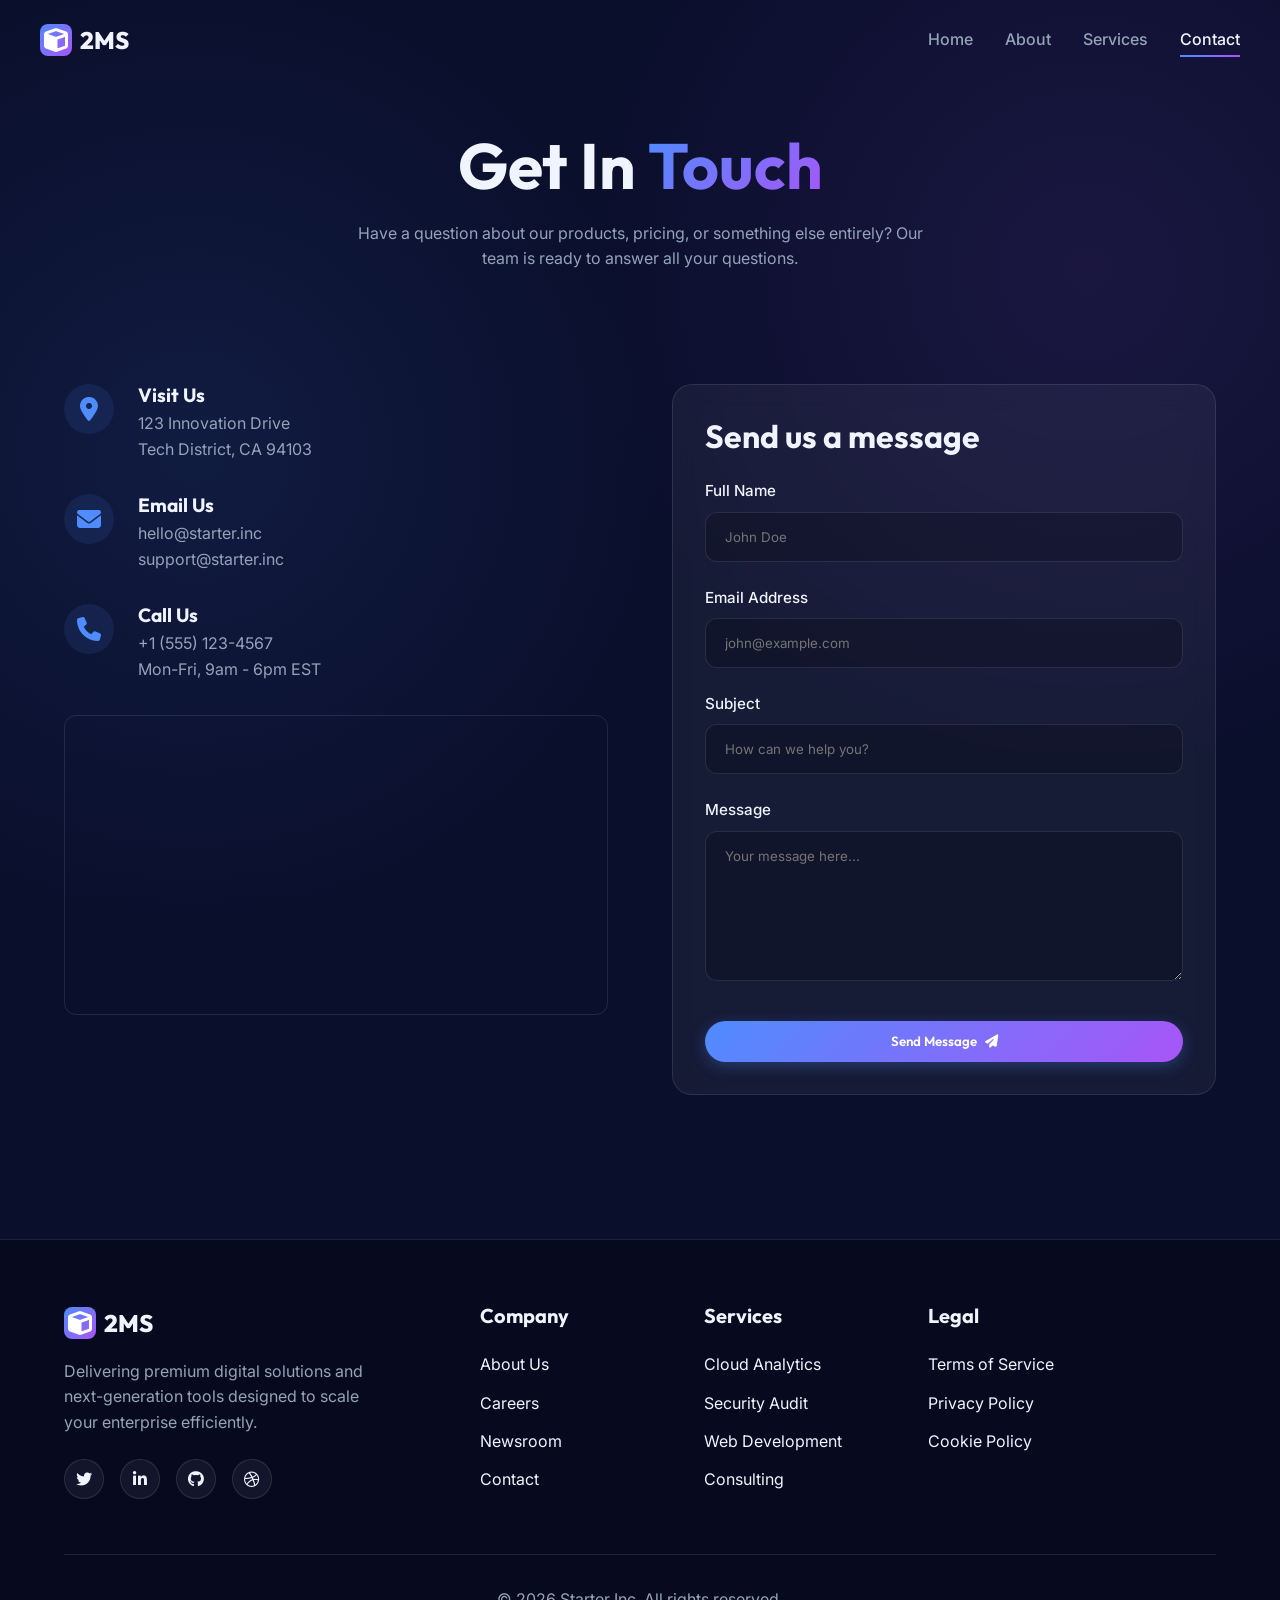
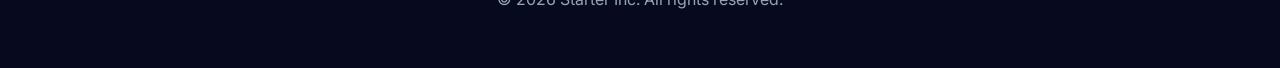
<file: contact.html>
<!DOCTYPE html>
<html lang="en">
<head>
    <meta charset="UTF-8">
    <meta name="viewport" content="width=device-width, initial-scale=1.0">
    <title>Contact Us | Starter</title>
    <meta name="description" content="Get in touch with Starter. We'd love to hear from you.">
    <!-- Font Awesome for icons -->
    <link rel="stylesheet" href="https://cdnjs.cloudflare.com/ajax/libs/font-awesome/6.4.0/css/all.min.css">
    <link rel="stylesheet" href="style.css">
    <style>
        .contact-grid {
            display: grid;
            grid-template-columns: 1fr 1fr;
            gap: 4rem;
        }
        
        .contact-info {
            display: flex;
            flex-direction: column;
            gap: 2rem;
        }
        
        .info-item {
            display: flex;
            align-items: flex-start;
            gap: 1.5rem;
        }
        
        .info-icon {
            font-size: 1.5rem;
            color: var(--color-primary);
            background: rgba(79, 140, 255, 0.1);
            width: 50px;
            height: 50px;
            display: flex;
            align-items: center;
            justify-content: center;
            border-radius: 50%;
            flex-shrink: 0;
        }
        
        .info-content h4 {
            margin-bottom: 0.25rem;
            font-size: 1.2rem;
        }
        
        .info-content p {
            margin-bottom: 0;
            color: var(--text-muted);
        }
        
        .map-container {
            width: 100%;
            height: 300px;
            border-radius: var(--radius-md);
            overflow: hidden;
            margin-top: 2rem;
            border: 1px solid var(--color-border);
        }
        
        .map-container iframe {
            width: 100%;
            height: 100%;
            border: none;
        }

        .contact-form {
            display: flex;
            flex-direction: column;
            gap: 1.5rem;
        }
        
        .form-group {
            display: flex;
            flex-direction: column;
            gap: 0.5rem;
        }
        
        .form-group label {
            font-weight: 500;
            font-size: 0.95rem;
        }
        
        .form-control {
            width: 100%;
            padding: 1rem 1.2rem;
            background: rgba(0, 0, 0, 0.2);
            border: 1px solid var(--color-border);
            border-radius: var(--radius-md);
            color: var(--text-main);
            font-family: var(--font-body);
            transition: var(--transition);
        }
        
        .form-control:focus {
            outline: none;
            border-color: var(--color-primary);
            box-shadow: 0 0 0 3px rgba(79, 140, 255, 0.2);
            background: rgba(0, 0, 0, 0.4);
        }
        
        textarea.form-control {
            min-height: 150px;
            resize: vertical;
        }
        
        @media (max-width: 768px) {
            .contact-grid {
                grid-template-columns: 1fr;
            }
        }
    </style>
</head>
<body>

    <!-- Navigation -->
    <nav class="navbar">
        <div class="container nav-container">
            <a href="index.html" class="logo">
                <div class="logo-icon"><i class="fa-solid fa-cube"></i></div>
                2MS
            </a>
            
            <button class="hamburger" aria-label="Toggle navigation">
                <i class="fa-solid fa-bars"></i>
            </button>
            
            <ul class="nav-links">
                <li><a href="index.html" class="nav-link">Home</a></li>
                <li><a href="about.html" class="nav-link">About</a></li>
                <li><a href="services.html" class="nav-link">Services</a></li>
                <li><a href="contact.html" class="nav-link active">Contact</a></li>
            </ul>
        </div>
    </nav>

    <!-- Page Header -->
    <header class="section" style="padding-top: 8rem; padding-bottom: 2rem; text-align: center;">
        <div class="container reveal">
            <h1>Get In <span class="gradient-text">Touch</span></h1>
            <p style="max-width: 600px; margin: 0 auto;">Have a question about our products, pricing, or something else entirely? Our team is ready to answer all your questions.</p>
        </div>
    </header>

    <!-- Contact Section -->
    <section class="section pt-0">
        <div class="container">
            <div class="contact-grid">
                
                <!-- Contact Information & Map -->
                <div class="contact-sidebar reveal delay-1">
                    <div class="contact-info">
                        <div class="info-item">
                            <div class="info-icon"><i class="fa-solid fa-location-dot"></i></div>
                            <div class="info-content">
                                <h4>Visit Us</h4>
                                <p>123 Innovation Drive<br>Tech District, CA 94103</p>
                            </div>
                        </div>
                        <div class="info-item">
                            <div class="info-icon"><i class="fa-solid fa-envelope"></i></div>
                            <div class="info-content">
                                <h4>Email Us</h4>
                                <p>hello@starter.inc<br>support@starter.inc</p>
                            </div>
                        </div>
                        <div class="info-item">
                            <div class="info-icon"><i class="fa-solid fa-phone"></i></div>
                            <div class="info-content">
                                <h4>Call Us</h4>
                                <p>+1 (555) 123-4567<br>Mon-Fri, 9am - 6pm EST</p>
                            </div>
                        </div>
                    </div>
                    
                    <!-- Google Maps Placeholder -->
                    <div class="map-container">
                        <iframe src="https://www.google.com/maps/embed?pb=!1m18!1m12!1m3!1d100939.98555098464!2d-122.5076402!3d37.7578149!2m3!1f0!2f0!3f0!3m2!1i1024!2i768!4f13.1!3m3!1m2!1s0x80859a6d00690021%3A0x4a501367f076adff!2sSan%20Francisco%2C%20CA!5e0!3m2!1sen!2sus!4v1689123456789!5m2!1sen!2sus" allowfullscreen="" loading="lazy" referrerpolicy="no-referrer-when-downgrade"></iframe>
                    </div>
                </div>

                <!-- Contact Form -->
                <div class="contact-form-wrapper glass-card reveal delay-2">
                    <h3 style="margin-bottom: 1.5rem;">Send us a message</h3>
                    <form class="contact-form" onsubmit="event.preventDefault(); alert('Thank you for your message! Our team will get back to you shortly.'); this.reset();">
                        <div class="form-group">
                            <label for="name">Full Name</label>
                            <input type="text" id="name" class="form-control" placeholder="John Doe" required>
                        </div>
                        
                        <div class="form-group">
                            <label for="email">Email Address</label>
                            <input type="email" id="email" class="form-control" placeholder="john@example.com" required>
                        </div>
                        
                        <div class="form-group">
                            <label for="subject">Subject</label>
                            <input type="text" id="subject" class="form-control" placeholder="How can we help you?" required>
                        </div>
                        
                        <div class="form-group">
                            <label for="message">Message</label>
                            <textarea id="message" class="form-control" placeholder="Your message here..." required></textarea>
                        </div>
                        
                        <button type="submit" class="btn btn-primary" style="width: 100%; margin-top: 1rem;">Send Message <i class="fa-solid fa-paper-plane mr-2"></i></button>
                    </form>
                </div>
                
            </div>
        </div>
    </section>

    <!-- Footer -->
    <footer class="footer">
        <div class="container">
            <div class="footer-grid">
                <div class="footer-brand">
                    <a href="index.html" class="logo">
                        <div class="logo-icon"><i class="fa-solid fa-cube"></i></div>
                        2MS
                    </a>
                    <p>Delivering premium digital solutions and next-generation tools designed to scale your enterprise efficiently.</p>
                    <div class="social-links">
                        <a href="#" class="social-icon"><i class="fa-brands fa-twitter"></i></a>
                        <a href="#" class="social-icon"><i class="fa-brands fa-linkedin-in"></i></a>
                        <a href="#" class="social-icon"><i class="fa-brands fa-github"></i></a>
                        <a href="#" class="social-icon"><i class="fa-brands fa-dribbble"></i></a>
                    </div>
                </div>
                
                <div class="footer-links-col">
                    <h4 class="footer-heading">Company</h4>
                    <ul class="footer-links">
                        <li><a href="about.html">About Us</a></li>
                        <li><a href="#">Careers</a></li>
                        <li><a href="#">Newsroom</a></li>
                        <li><a href="contact.html">Contact</a></li>
                    </ul>
                </div>
                
                <div class="footer-links-col">
                    <h4 class="footer-heading">Services</h4>
                    <ul class="footer-links">
                        <li><a href="services.html">Cloud Analytics</a></li>
                        <li><a href="services.html">Security Audit</a></li>
                        <li><a href="services.html">Web Development</a></li>
                        <li><a href="services.html">Consulting</a></li>
                    </ul>
                </div>
                
                <div class="footer-links-col">
                    <h4 class="footer-heading">Legal</h4>
                    <ul class="footer-links">
                        <li><a href="#">Terms of Service</a></li>
                        <li><a href="#">Privacy Policy</a></li>
                        <li><a href="#">Cookie Policy</a></li>
                    </ul>
                </div>
            </div>
            
            <div class="footer-bottom">
                <p>&copy; 2026 Starter Inc. All rights reserved.</p>
            </div>
        </div>
    </footer>

    <script src="script.js"></script>
</body>
</html>
</file>
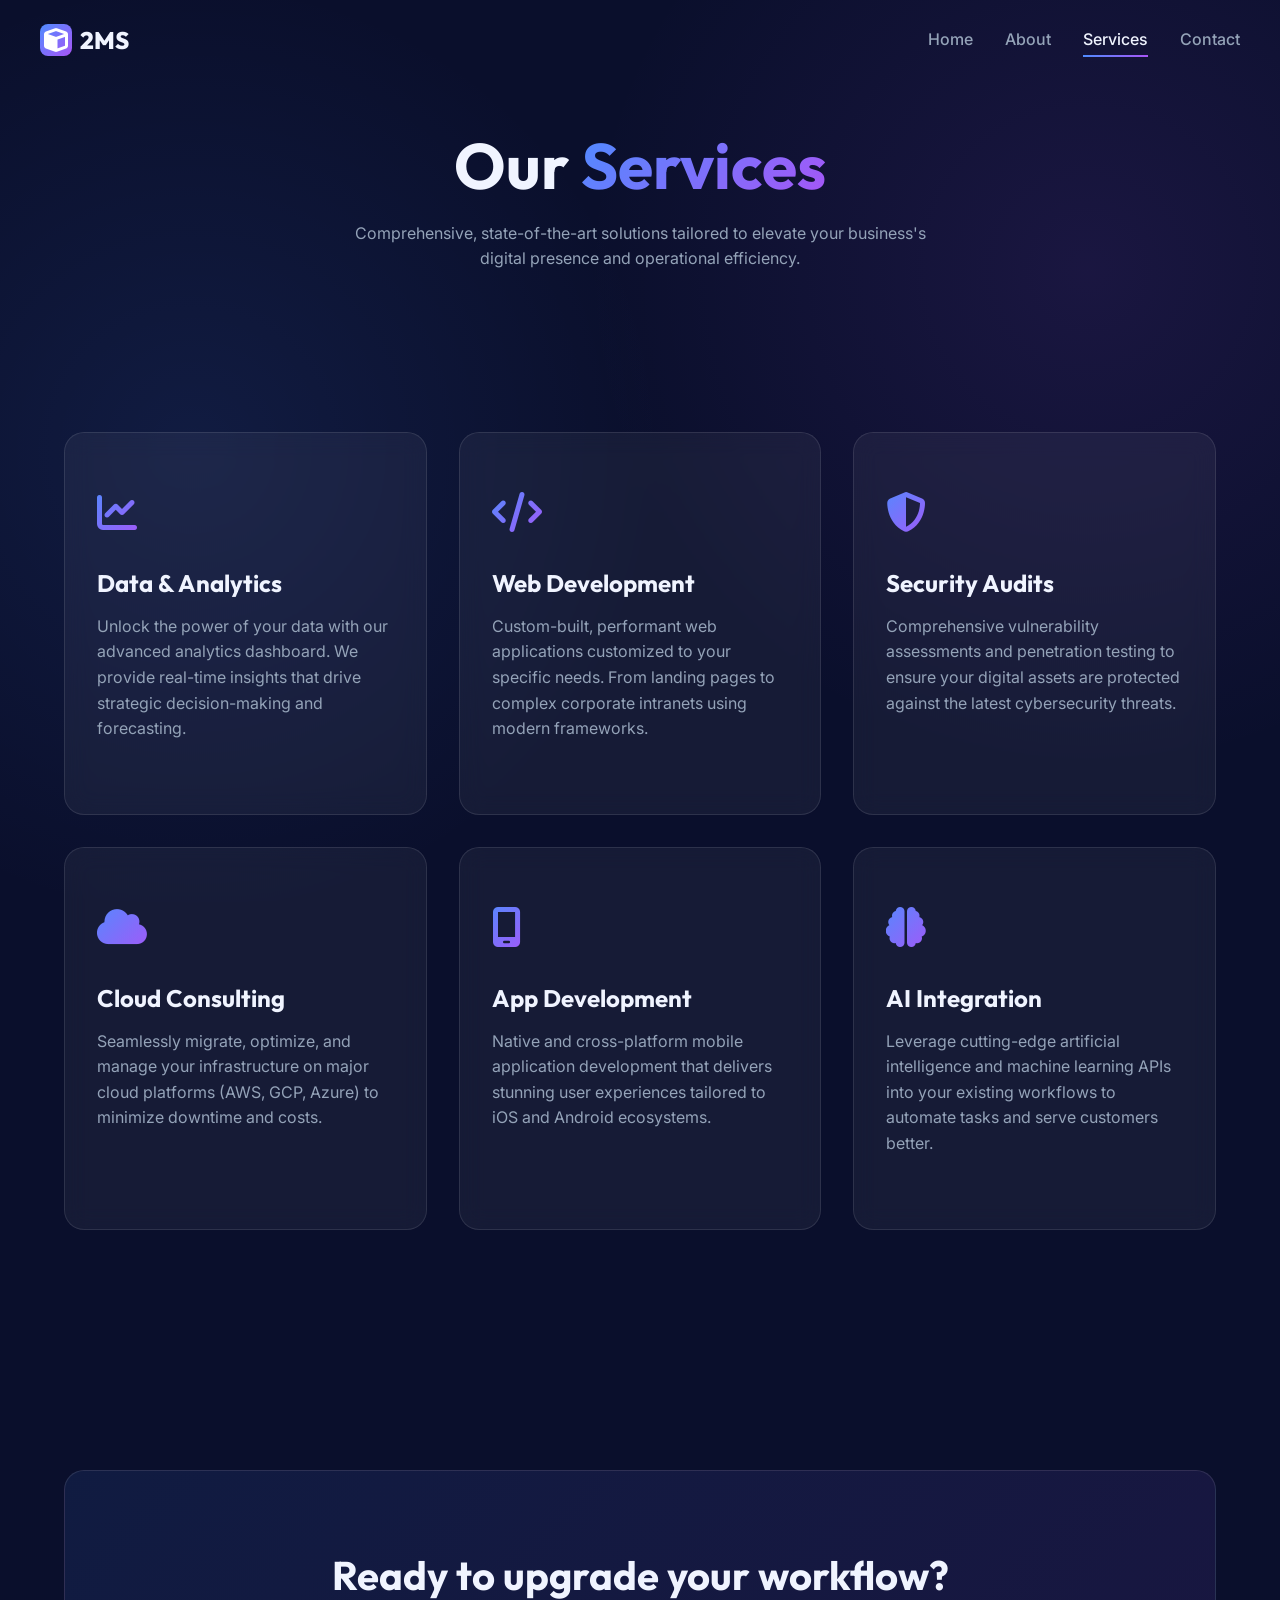
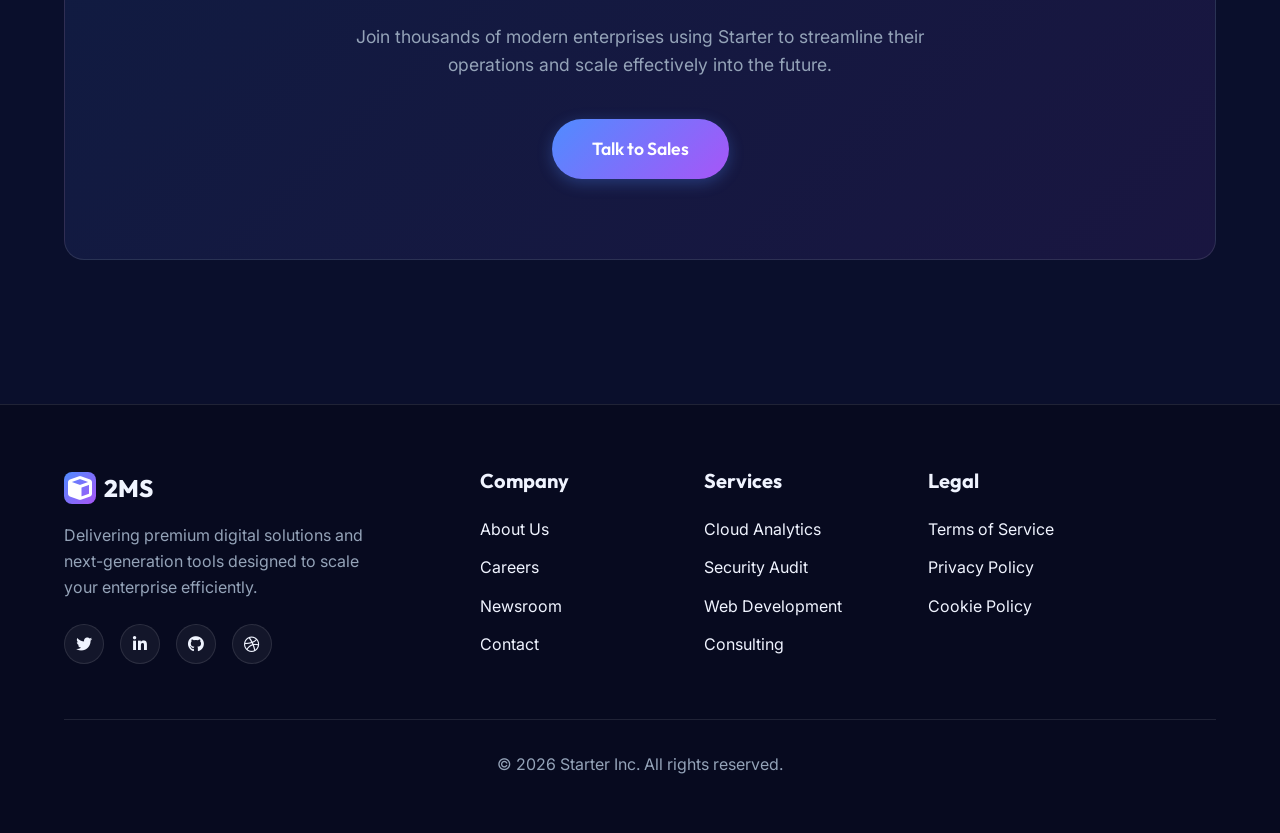
<file: services.html>
<!DOCTYPE html>
<html lang="en">
<head>
    <meta charset="UTF-8">
    <meta name="viewport" content="width=device-width, initial-scale=1.0">
    <title>Services | Starter</title>
    <meta name="description" content="Discover Starter's powerful services including analytics, web development, security audits, and cloud consulting.">
    <!-- Font Awesome for icons -->
    <link rel="stylesheet" href="https://cdnjs.cloudflare.com/ajax/libs/font-awesome/6.4.0/css/all.min.css">
    <link rel="stylesheet" href="style.css">
    <style>
        .services-grid {
            display: grid;
            grid-template-columns: repeat(auto-fit, minmax(300px, 1fr));
            gap: 2rem;
            margin-top: 3rem;
        }
        .service-card {
            padding: 3rem 2rem;
            transition: var(--transition);
        }
        .service-icon {
            font-size: 2.5rem;
            margin-bottom: 1.5rem;
            background: linear-gradient(135deg, var(--color-primary), var(--color-accent));
            -webkit-background-clip: text;
            -webkit-text-fill-color: transparent;
            background-clip: text;
            display: inline-block;
        }
        .service-card h3 {
            margin-bottom: 1rem;
            font-size: 1.5rem;
        }
        .cta-section {
            background: linear-gradient(135deg, rgba(79, 140, 255, 0.1), rgba(168, 85, 247, 0.1));
            border-radius: var(--radius-lg);
            padding: 5rem 2rem;
            margin-top: 5rem;
            border: 1px solid var(--color-border);
            text-align: center;
        }
    </style>
</head>
<body>

    <!-- Navigation -->
    <nav class="navbar">
        <div class="container nav-container">
            <a href="index.html" class="logo">
                <div class="logo-icon"><i class="fa-solid fa-cube"></i></div>
                2MS
            </a>
            
            <button class="hamburger" aria-label="Toggle navigation">
                <i class="fa-solid fa-bars"></i>
            </button>
            
            <ul class="nav-links">
                <li><a href="index.html" class="nav-link">Home</a></li>
                <li><a href="about.html" class="nav-link">About</a></li>
                <li><a href="services.html" class="nav-link active">Services</a></li>
                <li><a href="contact.html" class="nav-link">Contact</a></li>
            </ul>
        </div>
    </nav>

    <!-- Page Header -->
    <header class="section" style="padding-top: 8rem; padding-bottom: 2rem; text-align: center;">
        <div class="container reveal">
            <h1>Our <span class="gradient-text">Services</span></h1>
            <p style="max-width: 600px; margin: 0 auto;">Comprehensive, state-of-the-art solutions tailored to elevate your business's digital presence and operational efficiency.</p>
        </div>
    </header>

    <!-- Services Section -->
    <section class="section pt-0">
        <div class="container">
            <div class="services-grid">
                <!-- Service 1 -->
                <div class="glass-card service-card reveal delay-1">
                    <div class="service-icon"><i class="fa-solid fa-chart-line"></i></div>
                    <h3>Data & Analytics</h3>
                    <p>Unlock the power of your data with our advanced analytics dashboard. We provide real-time insights that drive strategic decision-making and forecasting.</p>
                </div>
                <!-- Service 2 -->
                <div class="glass-card service-card reveal delay-2">
                    <div class="service-icon"><i class="fa-solid fa-code"></i></div>
                    <h3>Web Development</h3>
                    <p>Custom-built, performant web applications customized to your specific needs. From landing pages to complex corporate intranets using modern frameworks.</p>
                </div>
                <!-- Service 3 -->
                <div class="glass-card service-card reveal delay-3">
                    <div class="service-icon"><i class="fa-solid fa-shield-halved"></i></div>
                    <h3>Security Audits</h3>
                    <p>Comprehensive vulnerability assessments and penetration testing to ensure your digital assets are protected against the latest cybersecurity threats.</p>
                </div>
                <!-- Service 4 -->
                <div class="glass-card service-card reveal delay-1">
                    <div class="service-icon"><i class="fa-solid fa-cloud"></i></div>
                    <h3>Cloud Consulting</h3>
                    <p>Seamlessly migrate, optimize, and manage your infrastructure on major cloud platforms (AWS, GCP, Azure) to minimize downtime and costs.</p>
                </div>
                <!-- Service 5 -->
                <div class="glass-card service-card reveal delay-2">
                    <div class="service-icon"><i class="fa-solid fa-mobile-screen"></i></div>
                    <h3>App Development</h3>
                    <p>Native and cross-platform mobile application development that delivers stunning user experiences tailored to iOS and Android ecosystems.</p>
                </div>
                <!-- Service 6 -->
                <div class="glass-card service-card reveal delay-3">
                    <div class="service-icon"><i class="fa-solid fa-brain"></i></div>
                    <h3>AI Integration</h3>
                    <p>Leverage cutting-edge artificial intelligence and machine learning APIs into your existing workflows to automate tasks and serve customers better.</p>
                </div>
            </div>
        </div>
    </section>

    <!-- Call to Action -->
    <section class="section pt-0 justify-content-center">
        <div class="container">
            <div class="cta-section reveal">
                <h2 style="font-size: 2.5rem; margin-bottom: 1.5rem;">Ready to upgrade your workflow?</h2>
                <p style="font-size: 1.1rem; max-width: 600px; margin: 0 auto 2.5rem;">Join thousands of modern enterprises using Starter to streamline their operations and scale effectively into the future.</p>
                <a href="contact.html" class="btn btn-primary" style="padding: 1rem 2.5rem; font-size: 1.1rem;">Talk to Sales</a>
            </div>
        </div>
    </section>

    <!-- Footer -->
    <footer class="footer">
        <div class="container">
            <div class="footer-grid">
                <div class="footer-brand">
                    <a href="index.html" class="logo">
                        <div class="logo-icon"><i class="fa-solid fa-cube"></i></div>
                        2MS
                    </a>
                    <p>Delivering premium digital solutions and next-generation tools designed to scale your enterprise efficiently.</p>
                    <div class="social-links">
                        <a href="#" class="social-icon"><i class="fa-brands fa-twitter"></i></a>
                        <a href="#" class="social-icon"><i class="fa-brands fa-linkedin-in"></i></a>
                        <a href="#" class="social-icon"><i class="fa-brands fa-github"></i></a>
                        <a href="#" class="social-icon"><i class="fa-brands fa-dribbble"></i></a>
                    </div>
                </div>
                
                <div class="footer-links-col">
                    <h4 class="footer-heading">Company</h4>
                    <ul class="footer-links">
                        <li><a href="about.html">About Us</a></li>
                        <li><a href="#">Careers</a></li>
                        <li><a href="#">Newsroom</a></li>
                        <li><a href="contact.html">Contact</a></li>
                    </ul>
                </div>
                
                <div class="footer-links-col">
                    <h4 class="footer-heading">Services</h4>
                    <ul class="footer-links">
                        <li><a href="services.html">Cloud Analytics</a></li>
                        <li><a href="services.html">Security Audit</a></li>
                        <li><a href="services.html">Web Development</a></li>
                        <li><a href="services.html">Consulting</a></li>
                    </ul>
                </div>
                
                <div class="footer-links-col">
                    <h4 class="footer-heading">Legal</h4>
                    <ul class="footer-links">
                        <li><a href="#">Terms of Service</a></li>
                        <li><a href="#">Privacy Policy</a></li>
                        <li><a href="#">Cookie Policy</a></li>
                    </ul>
                </div>
            </div>
            
            <div class="footer-bottom">
                <p>&copy; 2026 Starter Inc. All rights reserved.</p>
            </div>
        </div>
    </footer>

    <script src="script.js"></script>
</body>
</html>
</file>
<file: style.css>
@import url('https://fonts.googleapis.com/css2?family=Inter:wght@300;400;500;600;700&family=Outfit:wght@400;500;600;700;800&display=swap');

:root {
  /* Color Palette */
  --color-bg: #0a0f2c; /* Deep navy */
  --color-surface: rgba(255, 255, 255, 0.05); /* Glass surface */
  --color-surface-hover: rgba(255, 255, 255, 0.1);
  --color-border: rgba(255, 255, 255, 0.1);
  --color-primary: #4f8cff; /* Electric blue */
  --color-accent: #a855f7; /* Violet accent */
  --color-warning: #fbbf24; /* Warm gold */
  
  --text-main: #f0f4ff; /* Soft white */
  --text-muted: #94a3b8; /* Slate gray */

  /* Typography */
  --font-body: 'Inter', sans-serif;
  --font-heading: 'Outfit', sans-serif;

  /* Layout */
  --max-width: 1200px;
  --nav-height: 80px;

  /* Shadows & Effects */
  --shadow-sm: 0 4px 6px -1px rgba(0, 0, 0, 0.1), 0 2px 4px -1px rgba(0, 0, 0, 0.06);
  --shadow-lg: 0 10px 25px -3px rgba(0, 0, 0, 0.3), 0 4px 6px -2px rgba(0, 0, 0, 0.1);
  --shadow-glow: 0 0 20px rgba(79, 140, 255, 0.5);
  --glass-blur: blur(12px);
  --radius-md: 12px;
  --radius-lg: 20px;
  --transition: all 0.3s cubic-bezier(0.4, 0, 0.2, 1);
}

* {
  margin: 0;
  padding: 0;
  box-sizing: border-box;
}

html {
  font-size: 16px;
  scroll-behavior: smooth;
}

body {
  font-family: var(--font-body);
  background-color: var(--color-bg);
  color: var(--text-main);
  line-height: 1.6;
  overflow-x: hidden;
  background-image: 
    radial-gradient(circle at 15% 50%, rgba(79, 140, 255, 0.1) 0%, transparent 40%),
    radial-gradient(circle at 85% 30%, rgba(168, 85, 247, 0.1) 0%, transparent 40%);
  background-attachment: fixed;
}

/* Typography */
h1, h2, h3, h4, h5, h6 {
  font-family: var(--font-heading);
  font-weight: 700;
  line-height: 1.2;
  margin-bottom: 1rem;
}

h1 {
  font-size: clamp(2.5rem, 5vw, 4rem);
}

h2 {
  font-size: clamp(2rem, 4vw, 3rem);
}

h3 {
  font-size: clamp(1.5rem, 3vw, 2rem);
}

p {
  color: var(--text-muted);
  margin-bottom: 1.5rem;
}

a {
  color: inherit;
  text-decoration: none;
  transition: var(--transition);
}

img {
  max-width: 100%;
  height: auto;
  display: block;
}

ul {
  list-style: none;
}

/* Layout Utilities */
.container {
  width: 90%;
  max-width: var(--max-width);
  margin: 0 auto;
}

.section {
  padding: 5rem 0;
}

.text-center {
  text-align: center;
}

.gradient-text {
  background: linear-gradient(135deg, var(--color-primary), var(--color-accent));
  -webkit-background-clip: text;
  -webkit-text-fill-color: transparent;
  background-clip: text;
  display: inline-block;
}

/* Base Components */
.btn {
  display: inline-flex;
  align-items: center;
  justify-content: center;
  padding: 0.8rem 1.8rem;
  font-family: var(--font-heading);
  font-weight: 600;
  border-radius: 50px;
  cursor: pointer;
  transition: var(--transition);
  border: none;
  gap: 0.5rem;
}

.btn-primary {
  background: linear-gradient(135deg, var(--color-primary), var(--color-accent));
  color: #fff;
  box-shadow: 0 4px 15px rgba(79, 140, 255, 0.3);
}

.btn-primary:hover {
  transform: translateY(-2px);
  box-shadow: var(--shadow-glow);
}

.btn-secondary {
  background: var(--color-surface);
  border: 1px solid var(--color-border);
  color: var(--text-main);
  backdrop-filter: var(--glass-blur);
}

.btn-secondary:hover {
  background: var(--color-surface-hover);
  border-color: var(--color-primary);
}

/* Glass Card */
.glass-card {
  background: var(--color-surface);
  border: 1px solid var(--color-border);
  backdrop-filter: var(--glass-blur);
  -webkit-backdrop-filter: var(--glass-blur);
  border-radius: var(--radius-lg);
  padding: 2rem;
  transition: var(--transition);
}

.glass-card:hover {
  transform: translateY(-5px);
  background: var(--color-surface-hover);
  box-shadow: var(--shadow-lg);
  border-color: rgba(79, 140, 255, 0.3);
}

/* Navigation */
.navbar {
  position: fixed;
  top: 0;
  left: 0;
  width: 100%;
  height: var(--nav-height);
  z-index: 1000;
  transition: var(--transition);
  display: flex;
  align-items: center;
}

.navbar.scrolled {
  background: rgba(10, 15, 44, 0.85);
  backdrop-filter: var(--glass-blur);
  -webkit-backdrop-filter: var(--glass-blur);
  border-bottom: 1px solid var(--color-border);
  box-shadow: var(--shadow-sm);
}

.nav-container {
  display: flex;
  justify-content: space-between;
  align-items: center;
  width: 100%;
}

.logo {
  font-family: var(--font-heading);
  font-size: 1.5rem;
  font-weight: 800;
  color: var(--text-main);
  display: flex;
  align-items: center;
  gap: 0.5rem;
}

.logo-icon {
  width: 32px;
  height: 32px;
  background: linear-gradient(135deg, var(--color-primary), var(--color-accent));
  border-radius: 8px;
  display: inline-flex;
  align-items: center;
  justify-content: center;
  color: white;
}

.nav-links {
  display: flex;
  gap: 2rem;
}

.nav-link {
  font-weight: 500;
  color: var(--text-muted);
  position: relative;
  padding-bottom: 0.5rem;
}

.nav-link::after {
  content: '';
  position: absolute;
  bottom: 0;
  left: 0;
  width: 0;
  height: 2px;
  background: linear-gradient(90deg, var(--color-primary), var(--color-accent));
  transition: var(--transition);
}

.nav-link:hover, .nav-link.active {
  color: var(--text-main);
}

.nav-link:hover::after, .nav-link.active::after {
  width: 100%;
}

.hamburger {
  display: none;
  cursor: pointer;
  background: none;
  border: none;
  color: var(--text-main);
  font-size: 1.5rem;
}

/* Footer */
.footer {
  background: rgba(0, 0, 0, 0.3);
  border-top: 1px solid var(--color-border);
  padding: 4rem 0 2rem;
  margin-top: 4rem;
}

.footer-grid {
  display: grid;
  grid-template-columns: 2fr 1fr 1fr 1.5fr;
  gap: 2rem;
  margin-bottom: 3rem;
}

.footer-brand p {
  margin-top: 1rem;
  max-width: 300px;
}

.footer-heading {
  font-size: 1.25rem;
  margin-bottom: 1.5rem;
}

.footer-links li {
  margin-bottom: 0.8rem;
}

.footer-links a:hover {
  color: var(--color-primary);
  padding-left: 5px;
}

.social-links {
  display: flex;
  gap: 1rem;
  margin-top: 1rem;
}

.social-icon {
  width: 40px;
  height: 40px;
  border-radius: 50%;
  background: var(--color-surface);
  display: flex;
  align-items: center;
  justify-content: center;
  border: 1px solid var(--color-border);
}

.social-icon:hover {
  background: var(--color-primary);
  border-color: var(--color-primary);
  transform: translateY(-3px);
  color: white;
}

.footer-bottom {
  text-align: center;
  padding-top: 2rem;
  border-top: 1px solid var(--color-border);
}

/* Scroll Animations */
.reveal {
  opacity: 0;
  transform: translateY(30px);
  transition: all 0.8s cubic-bezier(0.5, 0, 0, 1);
}

.reveal.active {
  opacity: 1;
  transform: translateY(0);
}

.reveal.delay-1 { transition-delay: 0.1s; }
.reveal.delay-2 { transition-delay: 0.2s; }
.reveal.delay-3 { transition-delay: 0.3s; }

/* Responsive Media Queries */
@media (max-width: 1024px) {
  h1 { font-size: 3rem; }
  h2 { font-size: 2.5rem; }
  .footer-grid { grid-template-columns: 1fr 1fr; }
}

@media (max-width: 768px) {
  .hamburger { display: block; }
  .nav-links {
    position: fixed;
    top: -100vh;
    left: 0;
    width: 100%;
    height: 100vh;
    background: rgba(10, 15, 44, 0.95);
    backdrop-filter: var(--glass-blur);
    -webkit-backdrop-filter: var(--glass-blur);
    flex-direction: column;
    justify-content: center;
    align-items: center;
    gap: 3rem;
    transition: var(--transition);
  }
  .nav-links.nav-active {
    top: 0;
  }
  .nav-link {
    font-size: 1.5rem;
  }
  .footer-grid { grid-template-columns: 1fr; }
}
</file>
